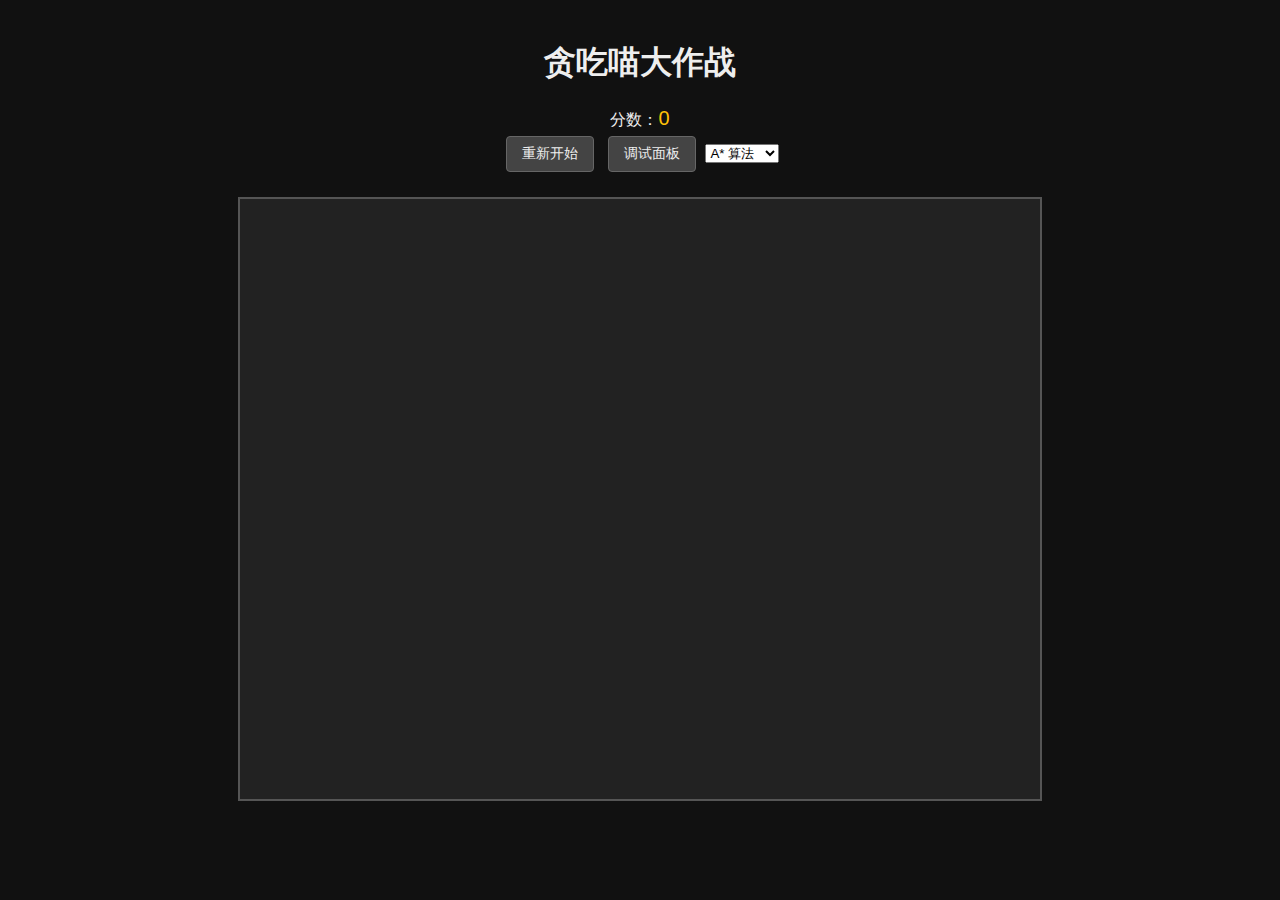
<file: snake/frontend/index.html>
<!DOCTYPE html>
<html lang="zh">
<head>
<meta charset="gbk">  <!-- ��ΪUTF-8������������ -->
<title>̰��������ս��</title>

<style>
body {
    background: #111;
    color: #eee;
    text-align: center;
    font-family: Arial, sans-serif;
    margin: 0;
    padding: 20px;
}
#gameContainer {
    width: 800px;
    height: 600px;
    margin: 20px auto;
    overflow: hidden;
    border: 2px solid #555;
    position: relative;
}
canvas {
    background: #222;
    display: block;
    width: 100%;
    height: 100%;
}
button {
    margin: 5px;
    padding: 8px 15px;
    font-size: 14px;
    cursor: pointer;
    background: #444;
    color: #eee;
    border: 1px solid #666;
    border-radius: 4px;
}
button:hover {
    background: #555;
}
#debugPanel {
    position: fixed;
    top: 10px;
    right: 10px;
    background: rgba(0,0,0,0.8);
    padding: 10px;
    border-radius: 5px;
    font-size: 12px;
    max-width: 300px;
    display: none;
    border: 1px solid #666;
}
.debug-item {
    margin: 5px 0;
}
#score {
    font-size: 20px;
    color: #FFC107;
}
.game-over {
    position: absolute;
    top: 50%;
    left: 50%;
    transform: translate(-50%, -50%);
    font-size: 48px;
    color: red;
    text-shadow: 2px 2px 4px #000;
    display: none;
}
</style>
</head>

<body>

<h1>̰��������ս</h1>
<div>������<span id="score">0</span></div>
<button onclick="resetGame()">���¿�ʼ</button>
<button onclick="toggleDebug()">�������</button>

<select id="aiMode" onchange="changeAIMode()">
    <option value="A_STAR">A* �㷨</option>
    <option value="GREEDY">̰���㷨</option>
    <option value="BFS">BFS</option>
    <option value="DFS">DFS</option>
</select>

<div id="gameContainer">
    <canvas id="game" width="2000" height="2000"></canvas>
    <div class="game-over" id="gameOverText">��Ϸ������</div>
</div>

<div id="debugPanel">
    <h3>������Ϣ</h3>
    <div class="debug-item">����߳���: <span id="debugPlayerLen">0</span></div>
    <div class="debug-item">AI�߳���: <span id="debugAiLen">0</span></div>
    <div class="debug-item">AI��λ��: <span id="debugAiPos">[]</span></div>
    <div class="debug-item">���λ��: <span id="debugPlayerPos">[]</span></div>
    <div class="debug-item">ʳ��λ��: <span id="debugFoodPos">[]</span></div>
    <div class="debug-item">�����: <span id="debugCam">(0,0)</span></div>
    <div class="debug-item">WS״̬: <span id="debugWs">δ����</span></div>
    <div class="debug-item">��ǰ����: <span id="debugDir">RIGHT</span></div>
    <div class="debug-item">��Ϸ״̬: <span id="debugGameOver">������</span></div>
</div>

<script>
console.log("? script ִ����");

// ===== ȫ�ִ��󲶻� =====
window.addEventListener('error', e => {
    console.error('ȫ�ִ���:', e.message);
});
window.addEventListener('unhandledrejection', e => {
    console.error('Promise ����:', e.reason);
});

// ===== DOM =====
const canvas = document.getElementById("game");
const ctx = canvas.getContext("2d");
const container = document.getElementById("gameContainer");
const scoreEl = document.getElementById("score");
const aiModeSelect = document.getElementById("aiMode");
const debugPanel = document.getElementById("debugPanel");
const gameOverText = document.getElementById("gameOverText");

// ===== ���� =====
const GRID = 32;
const CELL_PAD = 2;
const CAM_SPEED = 0.15;

// ===== ״̬ =====
let snake = [];
let ai_snake = [];
let food = null;
let obstacles = [];
let camX = 0, camY = 0;
let camInit = false;
let ws = null;
let wsReady = false;
let gameOver = false;
let currentDir = "RIGHT";
let debugVisible = false;

// ===== èͷͼƬ =====
const headImg = new Image();
headImg.src = "./yellow.png"; // ȷ��ͼƬ·����ȷ
let imgLoaded = false;

headImg.onload = () => {
    imgLoaded = true;
    console.log("? èͷͼƬ�������");
};
headImg.onerror = () => {
    console.error("? èͷͼƬ����ʧ�ܣ���ʹ�����ͼ��");
    imgLoaded = true; // ��ʹ����ʧ��Ҳ������Ⱦ
};

// ===== ���ߺ��� =====
function dirToAngle(dir) {
    // �޸���ת�Ƕȣ�ȷ��èͷ������ȷ
    if (dir === "UP") return -Math.PI/2;
    if (dir === "DOWN") return Math.PI/2;
    if (dir === "LEFT") return Math.PI;
    return 0; // RIGHT
}

function drawRoundedRect(x,y,w,h,r) {
    ctx.beginPath();
    ctx.moveTo(x+r,y);
    ctx.arcTo(x+w,y,x+w,y+h,r);
    ctx.arcTo(x+w,y+h,x,y+h,r);
    ctx.arcTo(x,y+h,x,y,r);
    ctx.arcTo(x,y,x+w,y,r);
    ctx.closePath();
    ctx.fill();
}

// ===== WebSocket =====
function connect() {
    console.log("�������� WS");
    // �ر���������
    if (ws) {
        ws.close();
    }
    
    ws = new WebSocket("ws://127.0.0.1:8000/ws");
    updateDebugInfo("WS״̬", "������...");

    ws.onopen = () => {
        wsReady = true;
        updateDebugInfo("WS״̬", "������");
        console.log("? WS ������");
        ws.send("RIGHT");
    };

    ws.onmessage = e => {
        try {
            console.log("? WS ԭʼ����:", e.data);
            const d = JSON.parse(e.data);

            snake = d.snake ?? snake;
            ai_snake = d.ai_snake ?? ai_snake;
            food = d.food ?? food;
            obstacles = d.obstacles ?? obstacles;
            gameOver = d.game_over ?? gameOver;
            scoreEl.textContent = d.score ?? 0;

            // ������Ϸ������ʾ
            gameOverText.style.display = gameOver ? "block" : "none";
            
            console.log("? �����:", snake);
            console.log("? AI��:", ai_snake);

            if (!camInit && snake.length) {
                camX = snake[0][0]*GRID - container.clientWidth/2;
                camY = snake[0][1]*GRID - container.clientHeight/2;
                camInit = true;
            }

            // ���µ�����Ϣ
            updateDebugInfo("����߳���", snake.length);
            updateDebugInfo("AI�߳���", ai_snake.length);
            updateDebugInfo("AI��λ��", JSON.stringify(ai_snake));
            updateDebugInfo("���λ��", JSON.stringify(snake[0]));
            updateDebugInfo("ʳ��λ��", JSON.stringify(food));
            updateDebugInfo("��ǰ����", currentDir);
            updateDebugInfo("��Ϸ״̬", gameOver ? "��Ϸ����" : "������");
            
        } catch (err) {
            console.error("����WS����ʧ��:", err);
        }
    };

    ws.onclose = () => {
        wsReady = false;
        updateDebugInfo("WS״̬", "�Ͽ�");
        console.log("? WS �Ͽ���������");
        gameOverText.style.display = "none";
        setTimeout(connect, 3000);
    };

    ws.onerror = (err) => {
        console.error("WS����:", err);
        updateDebugInfo("WS״̬", "����");
    };
}

// ===== ���� =====
function draw() {
    // �������
    ctx.clearRect(0, 0, canvas.width, canvas.height);

    if (!wsReady || !snake.length) {
        requestAnimationFrame(draw);
        return;
    }

    // ��������������ͷ
    const [hx, hy] = snake[0];
    camX += ((hx*GRID - container.clientWidth/2) - camX) * CAM_SPEED;
    camY += ((hy*GRID - container.clientHeight/2) - camY) * CAM_SPEED;

    updateDebugInfo("�����", `(${Math.round(camX)},${Math.round(camY)})`);

    // �������񱳾�����ѡ�����ڵ��Ա߽磩
    ctx.strokeStyle = "rgba(255,255,255,0.05)";
    ctx.lineWidth = 1;
    for (let x = 0; x < canvas.width; x += GRID) {
        ctx.beginPath();
        ctx.moveTo(x - camX % GRID, 0);
        ctx.lineTo(x - camX % GRID, canvas.height);
        ctx.stroke();
    }
    for (let y = 0; y < canvas.height; y += GRID) {
        ctx.beginPath();
        ctx.moveTo(0, y - camY % GRID);
        ctx.lineTo(canvas.width, y - camY % GRID);
        ctx.stroke();
    }

    // �����ϰ�
    ctx.fillStyle = "#666";
    obstacles.forEach(([x, y]) => {
        drawRoundedRect(
            x*GRID - camX, 
            y*GRID - camY, 
            GRID - CELL_PAD, 
            GRID - CELL_PAD, 
            4
        );
    });

    // ����ʳ��
    if (food) {
        ctx.fillStyle = "red";
        drawRoundedRect(
            food[0]*GRID - camX, 
            food[1]*GRID - camY, 
            GRID - CELL_PAD, 
            GRID - CELL_PAD, 
            6
        );
    }

    // ����AI��
    ai_snake.forEach(([x, y], i) => {
        ctx.fillStyle = i === 0 ? "#00FF00" : "#4CAF50";
        drawRoundedRect(
            x*GRID - camX, 
            y*GRID - camY, 
            GRID - CELL_PAD, 
            GRID - CELL_PAD, 
            6
        );
    });

    // �����������
    ctx.fillStyle = "#FFC107";
    snake.slice(1).forEach(([x, y]) => {
        drawRoundedRect(
            x*GRID - camX, 
            y*GRID - camY, 
            GRID - CELL_PAD, 
            GRID - CELL_PAD, 
            6
        );
    });

    // �������èͷ
    if (snake.length > 0) {
        const [hx, hy] = snake[0];
        ctx.save();
        ctx.translate(
            hx*GRID - camX + GRID/2, 
            hy*GRID - camY + GRID/2
        );
        ctx.rotate(dirToAngle(currentDir));
        
        if (imgLoaded && headImg.complete) {
            // ����èͷͼƬ
            ctx.drawImage(
                headImg,
                -GRID*0.75, 
                -GRID*0.75, 
                GRID*1.5, 
                GRID*1.5
            );
        } else {
            // ͼƬ����ʧ��ʱ�������ͼ��
            ctx.fillStyle = "#FFC107";
            drawRoundedRect(-GRID/2, -GRID/2, GRID, GRID, 10);
            // �����۾�
            ctx.fillStyle = "black";
            ctx.beginPath();
            ctx.arc(-GRID/6, -GRID/6, GRID/12, 0, Math.PI*2);
            ctx.arc(GRID/6, -GRID/6, GRID/12, 0, Math.PI*2);
            ctx.fill();
        }
        
        ctx.restore();
    }

    requestAnimationFrame(draw);
}

// ===== ���Ժ��� =====
function toggleDebug() {
    debugVisible = !debugVisible;
    debugPanel.style.display = debugVisible ? "block" : "none";
}

function updateDebugInfo(name, value) {
    const el = document.getElementById("debug" + name.replace(/\s/g, ""));
    if (el) el.textContent = value;
}

// ===== ���ƺ��� =====
document.addEventListener("keydown", e => {
    const keyMap = {
        ArrowUp: "UP",
        ArrowDown: "DOWN",
        ArrowLeft: "LEFT",
        ArrowRight: "RIGHT",
        w: "UP",
        s: "DOWN",
        a: "LEFT",
        d: "RIGHT"
    };
    
    if (keyMap[e.key] && wsReady && !gameOver) {
        // ��ֹ�ظ�������ͬ����
        if (keyMap[e.key] !== currentDir) {
            currentDir = keyMap[e.key];
            ws.send(currentDir);
            updateDebugInfo("��ǰ����", currentDir);
        }
        e.preventDefault(); // ��ֹҳ�����
    }
    
    // ��R��������Ϸ
    if (e.key === "r" || e.key === "R") {
        resetGame();
    }
});

function resetGame() {
    if (wsReady) {
        ws.send("RESET");
        camInit = false;
        gameOver = false;
        gameOverText.style.display = "none";
        updateDebugInfo("��Ϸ״̬", "������");
        console.log("? ��Ϸ������");
    }
}

function changeAIMode() {
    if (wsReady) {
        ws.send(aiModeSelect.value);
        console.log("? AIģʽ�л�Ϊ:", aiModeSelect.value);
    }
}

// ===== ���� =====
// ȷ��DOM������ɺ�������
document.addEventListener("DOMContentLoaded", () => {
    connect();
    requestAnimationFrame(draw);
});
</script>
</body>
</html>
</file>
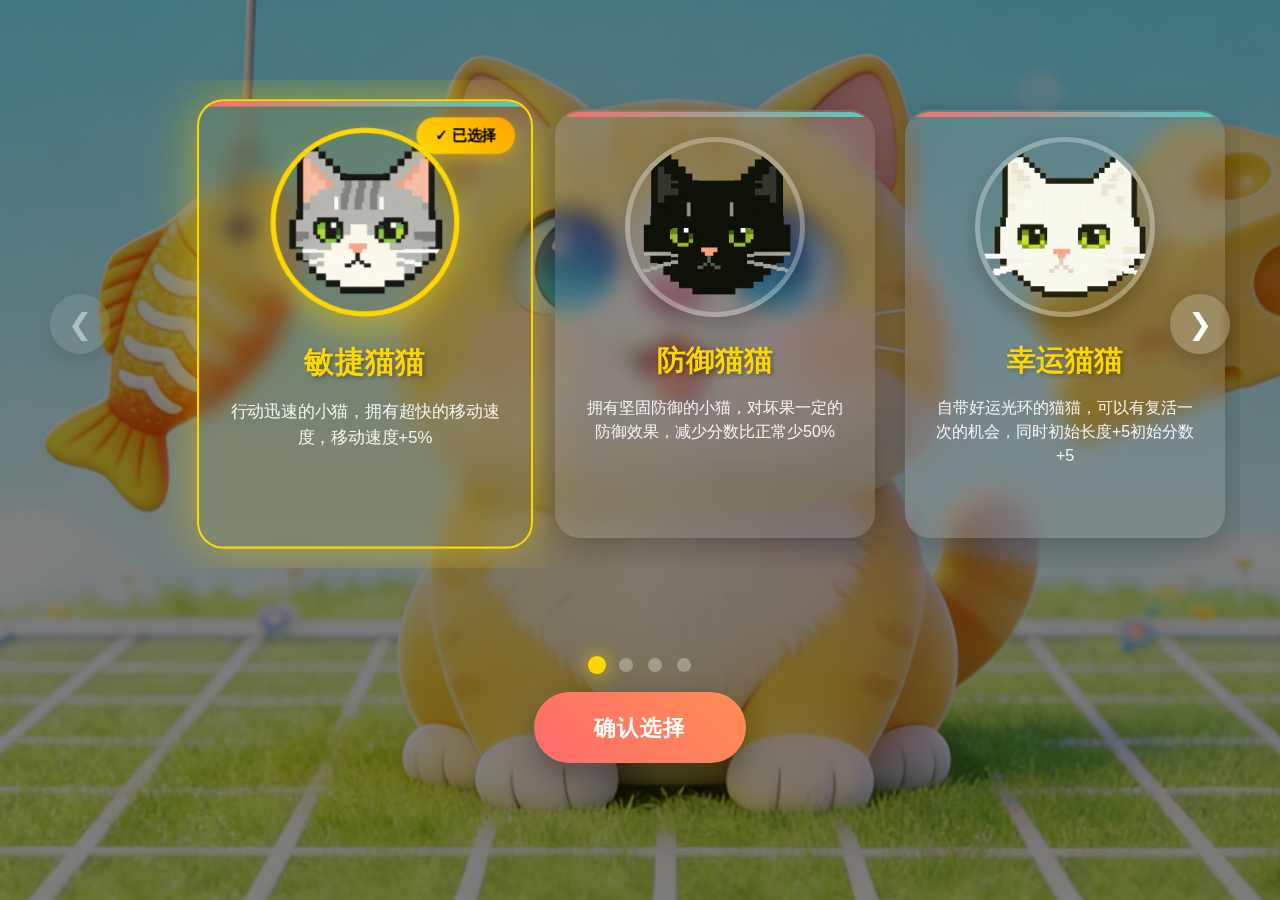
<file: 贪吃蛇/html/chooseKitten.html>
<!DOCTYPE html>
<html lang="en">
    <head>
        <meta charset="UTF-8">
        <meta name="viewport" content="width=device-width, initial-scale=1.0">
        <title>贪吃喵大冒险--喵喵选择</title>
        <link rel="stylesheet" href="../css/chooseKitten.css">
    </head>
    <body>
        <div class="kitten-selection-container">
            <button class="nav-btn prev-btn">❮</button>
            
            <div id="catsSlider">
                <div class="kitten-option" data-kitten="1">
                    <img src='../assets/1.png' alt="敏捷猫猫">
                    <h2>敏捷猫猫</h2>
                    <p>行动迅速的小猫，拥有超快的移动速度，移动速度+5%</p>
                </div>
                <div class="kitten-option" data-kitten="2">
                    <img src="../assets/2.png" alt="防御猫猫">
                    <h2>防御猫猫</h2>
                    <p>拥有坚固防御的小猫，对坏果一定的防御效果，减少分数比正常少50%</p>
                </div>
                <div class="kitten-option" data-kitten="3">
                    <img src="../assets/3.png" alt="幸运猫猫">
                    <h2>幸运猫猫</h2>
                    <p>自带好运光环的猫猫，可以有复活一次的机会，同时初始长度+5初始分数+5</p>
                </div>
                <div class="kitten-option" data-kitten="4">
                    <img src="../assets/4.png" alt="魔法猫猫">
                    <h2>魔法猫猫</h2>
                    <p>掌握神秘魔法的小猫，吃到坏果会触发魔法，下一个吃到坏果不扣分，吃到好果加双倍分</p>
                </div>
                <div class="kitten-option disabled" data-kitten="0">
                    <p>敬请期待...</p>
                </div>
            </div>
            
            <button class="nav-btn next-btn">❯</button>
        </div>
        
        <div class="controls">
            <div class="nav-indicator" id="navIndicator"></div>
            <button id="confirmBtn" class="confirm-btn">确认选择</button>
        </div>
        
        <script src="../js/chooseKitten.js"></script>
    </body>
</html>
</file>
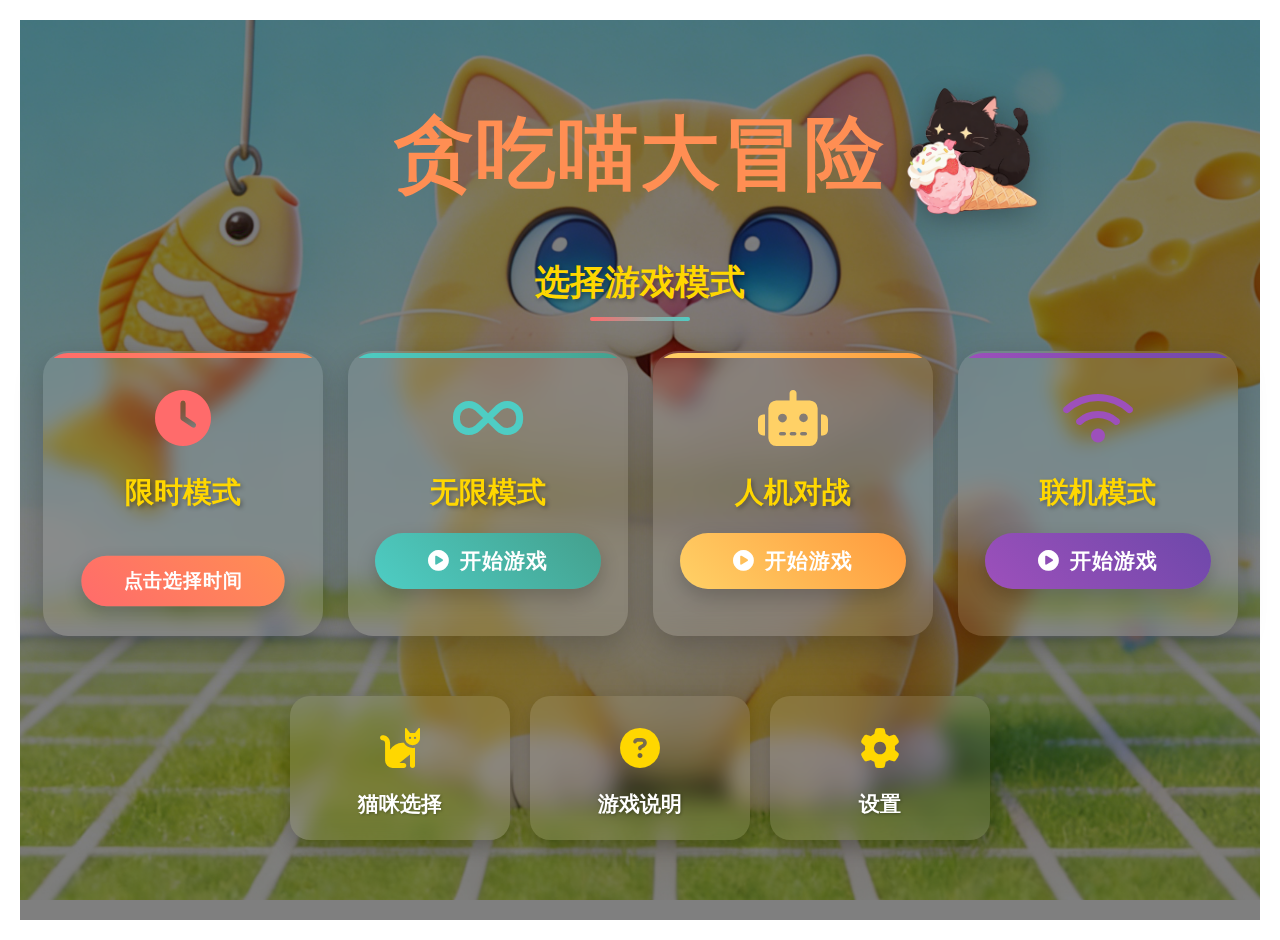
<file: 贪吃蛇/html/start.html>
<!DOCTYPE html>
<html lang="en">
    <head>
        <meta charset="UTF-8">
        <meta name="viewport" content="width=device-width, initial-scale=1.0">
        <title>贪吃喵大冒险--开始界面</title>
        <link rel="stylesheet" href="../css/start.css">
        <link rel="stylesheet" href="https://cdnjs.cloudflare.com/ajax/libs/font-awesome/6.4.0/css/all.min.css">
    </head>
    <body>
        <div class="start-container">

            <div class="header-section">
                <h1>贪吃喵大冒险</h1>
                <img src="../assets/start.png" alt="贪吃喵大冒险">
            </div>
            
            <!-- 游戏模式区域 -->
            <div class="game-modes-section">
                <h2 class="section-title">选择游戏模式</h2>
                <div class="game-modes">
                    <!-- 限时模式 -->
                    <div class="mode-card" data-mode="time" id="timeMode">
                        <div class="mode-icon">
                            <i class="fas fa-clock"></i>
                        </div>
                        <h3 class="mode-name">限时模式</h3>
                        
                        <!-- 时间选项 - 初始隐藏 -->
                        <div class="time-options">
                            <div class="time-option" data-time="60">
                                <i class="fas fa-hourglass-start"></i> 1分钟挑战
                            </div>
                            <div class="time-option" data-time="180">
                                <i class="fas fa-hourglass-half"></i> 3分钟挑战
                            </div>
                            <div class="time-option" data-time="300">
                                <i class="fas fa-hourglass-end"></i> 5分钟挑战
                            </div>
                        </div>
                        
                        <button class="start-btn">
                            点击选择时间
                        </button>
                    </div>
                    
                    <!-- 无限模式 -->
                    <div class="mode-card" data-mode="infinite" id="infiniteMode">
                        <div class="mode-icon">
                            <i class="fas fa-infinity"></i>
                        </div>
                        <h3 class="mode-name">无限模式</h3>
                        <button class="start-btn">
                            <i class="fas fa-play-circle"></i> 开始游戏
                        </button>
                    </div>
                    
                    <!-- 人机模式 -->
                    <div class="mode-card" data-mode="ai" id="aiMode">
                        <div class="mode-icon">
                            <i class="fas fa-robot"></i>
                        </div>
                        <h3 class="mode-name">人机对战</h3>
                        <button class="start-btn">
                            <i class="fas fa-play-circle"></i> 开始游戏
                        </button>
                    </div>
                    
                    <!-- 联机模式 -->
                    <div class="mode-card" data-mode="online" id="onlineMode">
                        <div class="mode-icon">
                            <i class="fas fa-wifi"></i>
                        </div>
                        <h3 class="mode-name">联机模式</h3>
                        <button class="start-btn">
                            <i class="fas fa-play-circle"></i> 开始游戏
                        </button>
                    </div>
                </div>
            </div>
            
            <!-- 底部选项区域 -->
            <div class="bottom-options-section">
                <div class="bottom-options">
                    <!-- 猫咪选择 -->
                    <div class="bottom-option" id="chooseCatOption">
                        <div class="option-icon">
                            <i class="fas fa-cat"></i>
                        </div>
                        <h3 class="option-name">猫咪选择</h3>
                    </div>
                    
                    <!-- 游戏说明 -->
                    <div class="bottom-option" id="instructionsOption">
                        <div class="option-icon">
                            <i class="fas fa-question-circle"></i>
                        </div>
                        <h3 class="option-name">游戏说明</h3>
                    </div>
                    
                    <!-- 设置 -->
                    <div class="bottom-option" id="settingsOption">
                        <div class="option-icon">
                            <i class="fas fa-cog"></i>
                        </div>
                        <h3 class="option-name">设置</h3>
                    </div>
                </div>
            </div>
        </div>
        <script src="../js/start.js"></script>
    </body>
</html>
</file>
<file: 贪吃蛇/css/chooseKitten.css>
* {
    margin: 0;
    padding: 0;
    box-sizing: border-box;
}

body {
    font-family: 'Arial Rounded MT Bold', 'Arial', sans-serif;
    min-height: 100vh;
    display: flex;
    flex-direction: column;
    align-items: center;
    color: white;
    padding: 20px;
    overflow-x: hidden;
    position: relative;
}

/* 添加背景和遮罩层 */
body::before {
    content: '';
    position: fixed;
    top: 0;
    left: 0;
    width: 100%;
    height: 100%;
    background: url('../assets/background.png') no-repeat center center fixed;
    background-size: cover;
    z-index: -2;
}

body::after {
    content: '';
    position: fixed;
    top: 0;
    left: 0;
    width: 100%;
    height: 100%;
    background-color: rgba(0, 0, 0, 0.5);
    z-index: -1;
}

.kitten-selection-container {
    width: 100%;
    max-width: 1200px;
    margin: 60px auto 40px;
    position: relative;
    padding: 10px;
    overflow: hidden;
    display: flex;
    align-items: center;
    justify-content: center;
    gap: 20px;
    z-index: 1;
}

#catsSlider {
    display: flex;
    gap: 30px;
    transition: transform 0.5s cubic-bezier(0.25, 0.46, 0.45, 0.94);
    padding: 20px;
    cursor: grab;
    will-change: transform;
    flex: 1;
}

#catsSlider:active {
    cursor: grabbing;
}

.kitten-option {
    flex: 0 0 auto;
    width: 320px;
    background: rgba(255, 255, 255, 0.1);
    backdrop-filter: blur(10px);
    border-radius: 25px;
    padding: 25px;
    text-align: center;
    cursor: pointer;
    transition: all 0.4s cubic-bezier(0.175, 0.885, 0.32, 1.275);
    border: 2px solid transparent;
    box-shadow: 0 10px 30px rgba(0, 0, 0, 0.2);
    position: relative;
    overflow: hidden;
    transform-style: preserve-3d;
    perspective: 1000px;
}

.kitten-option.disabled {
    cursor: not-allowed;
    opacity: 0.6;
    background: rgba(255, 255, 255, 0.05);
}

.kitten-option.disabled:hover {
    transform: none !important;
    box-shadow: 0 10px 30px rgba(0, 0, 0, 0.2) !important;
    border-color: transparent !important;
    background: rgba(255, 255, 255, 0.05) !important;
}

.kitten-option.disabled::before {
    background: linear-gradient(90deg, #888, #aaa) !important;
}

.kitten-option.disabled p {
    font-size: 1.5rem;
    font-weight: bold;
    color: rgba(255, 255, 255, 0.7);
    display: flex;
    align-items: center;
    justify-content: center;
    height: 100%;
    min-height: 200px;
    text-shadow: 1px 1px 3px rgba(0, 0, 0, 0.3);
}

.kitten-option::before {
    content: '';
    position: absolute;
    top: 0;
    left: 0;
    right: 0;
    height: 5px;
    background: linear-gradient(90deg, #FF6B6B, #4ECDC4);
    transition: height 0.3s ease;
}

.kitten-option:hover {
    transform: translateY(-15px) translateZ(20px);
    box-shadow: 0 25px 50px rgba(0, 0, 0, 0.4);
    background: rgba(255, 255, 255, 0.15);
    border-color: rgba(255, 255, 255, 0.5);
}

.kitten-option:hover::before {
    height: 8px;
}

.kitten-option.selected {
    transform: scale(1.05) translateZ(30px);
    border-color: #FFD700;
    box-shadow: 0 0 50px rgba(255, 215, 0, 0.5);
    background: rgba(255, 215, 0, 0.1);
    animation: selectedPulse 2s infinite;
}

.kitten-option.selected::after {
    content: '✓ 已选择';
    position: absolute;
    top: 15px;
    right: 15px;
    background: linear-gradient(45deg, #FFD700, #FFA500);
    color: #000;
    padding: 8px 18px;
    border-radius: 25px;
    font-size: 0.9rem;
    font-weight: bold;
    animation: pulse 2s infinite;
    box-shadow: 0 5px 15px rgba(255, 215, 0, 0.4);
}

.kitten-option img {
    width: 180px;
    height: 180px;
    object-fit: cover;
    border-radius: 50%;
    margin-bottom: 20px;
    border: 5px solid rgba(255, 255, 255, 0.3);
    transition: all 0.4s ease;
    transform: translateZ(0);
    box-shadow: 0 10px 20px rgba(0, 0, 0, 0.2);
}

.kitten-option:hover img {
    transform: scale(1.1) rotate(5deg);
    border-color: rgba(255, 255, 255, 0.6);
    box-shadow: 0 15px 30px rgba(0, 0, 0, 0.3);
}

.kitten-option.selected img {
    border-color: #FFD700;
    box-shadow: 0 15px 30px rgba(255, 215, 0, 0.4);
    animation: imageGlow 3s infinite alternate;
}

.kitten-option h2 {
    font-size: 1.8rem;
    margin-bottom: 15px;
    color: #FFD700;
    text-shadow: 2px 2px 4px rgba(0, 0, 0, 0.3);
    transition: transform 0.3s ease;
}

.kitten-option:hover h2 {
    transform: scale(1.05);
}

.kitten-option p {
    font-size: 1rem;
    line-height: 1.5;
    color: rgba(255, 255, 255, 0.9);
    margin-bottom: 15px;
    min-height: 100px;
    transition: transform 0.3s ease;
}

.kitten-option:hover p {
    transform: translateY(-5px);
}

/* 导航按钮 - 两侧定位 */
.nav-btn {
    position: absolute;
    top: 50%;
    transform: translateY(-50%);
    background: rgba(255, 255, 255, 0.2);
    border: none;
    color: white;
    width: 60px;
    height: 60px;
    border-radius: 50%;
    font-size: 1.8rem;
    cursor: pointer;
    transition: all 0.3s ease;
    display: flex;
    align-items: center;
    justify-content: center;
    box-shadow: 0 8px 20px rgba(0, 0, 0, 0.2);
    backdrop-filter: blur(5px);
    z-index: 10;
}

.prev-btn {
    left: 10px;
}

.next-btn {
    right: 10px;
}

.nav-btn:hover {
    background: rgba(255, 255, 255, 0.3);
    transform: translateY(-50%) scale(1.15);
    box-shadow: 0 12px 25px rgba(0, 0, 0, 0.3);
}

.nav-btn:active {
    transform: translateY(-50%) scale(1.05);
}

.nav-btn:disabled {
    opacity: 0.5;
    cursor: not-allowed;
    transform: translateY(-50%) scale(1);
}

.nav-btn:disabled:hover {
    background: rgba(255, 255, 255, 0.2);
    transform: translateY(-50%) scale(1);
    box-shadow: 0 8px 20px rgba(0, 0, 0, 0.2);
}

/* 确认按钮 */
.controls {
    display: flex;
    flex-direction: column;
    align-items: center;
    margin-top: 30px;
    width: 100%;
    max-width: 800px;
    z-index: 1; /* 确保在遮罩层之上 */
}

.confirm-btn {
    background: linear-gradient(45deg, #FF6B6B, #FF8E53);
    color: white;
    border: none;
    padding: 20px 60px;
    font-size: 1.4rem;
    border-radius: 50px;
    cursor: pointer;
    transition: all 0.4s cubic-bezier(0.175, 0.885, 0.32, 1.275);
    box-shadow: 0 15px 30px rgba(0, 0, 0, 0.3);
    letter-spacing: 1px;
    font-weight: bold;
    text-transform: uppercase;
    position: relative;
    overflow: hidden;
    margin-top: 20px;
}

.confirm-btn::before {
    content: '';
    position: absolute;
    top: 0;
    left: -100%;
    width: 100%;
    height: 100%;
    background: linear-gradient(90deg, transparent, rgba(255, 255, 255, 0.2), transparent);
    transition: left 0.7s ease;
}

.confirm-btn:hover {
    transform: translateY(-5px) scale(1.05);
    box-shadow: 0 20px 40px rgba(0, 0, 0, 0.4);
    background: linear-gradient(45deg, #FF5252, #FF7A45);
}

.confirm-btn:hover::before {
    left: 100%;
}

.confirm-btn:active {
    transform: translateY(-2px) scale(1.02);
}

.confirm-btn:disabled {
    opacity: 0.5;
    cursor: not-allowed;
    transform: none !important;
    box-shadow: 0 10px 20px rgba(0, 0, 0, 0.2) !important;
}

/* 导航指示器 */
.nav-indicator {
    display: flex;
    justify-content: center;
    gap: 15px;
    margin-top: 20px;
}

.nav-dot {
    width: 14px;
    height: 14px;
    border-radius: 50%;
    background: rgba(255, 255, 255, 0.3);
    cursor: pointer;
    transition: all 0.3s ease;
    border: 2px solid transparent;
}

.nav-dot:hover {
    background: rgba(255, 255, 255, 0.5);
    transform: scale(1.2);
}

.nav-dot.active {
    background: #FFD700;
    transform: scale(1.3);
    box-shadow: 0 0 15px rgba(255, 215, 0, 0.8);
}

@keyframes fadeIn {
    from { opacity: 0; transform: translateY(-30px); }
    to { opacity: 1; transform: translateY(0); }
}

@keyframes pulse {
    0% { transform: scale(1); box-shadow: 0 5px 15px rgba(255, 215, 0, 0.4); }
    50% { transform: scale(1.05); box-shadow: 0 8px 20px rgba(255, 215, 0, 0.6); }
    100% { transform: scale(1); box-shadow: 0 5px 15px rgba(255, 215, 0, 0.4); }
}

@keyframes selectedPulse {
    0% { box-shadow: 0 0 50px rgba(255, 215, 0, 0.5); }
    50% { box-shadow: 0 0 70px rgba(255, 215, 0, 0.7); }
    100% { box-shadow: 0 0 50px rgba(255, 215, 0, 0.5); }
}

@keyframes imageGlow {
    0% { box-shadow: 0 10px 20px rgba(255, 215, 0, 0.4); }
    100% { box-shadow: 0 15px 35px rgba(255, 215, 0, 0.7); }
}

/* 响应式设计 */
@media (max-width: 768px) {
    .title-container h1 {
        font-size: 2.2rem;
    }
    
    .title-container p {
        font-size: 1.1rem;
        padding: 0 10px;
    }
    
    .kitten-option {
        width: 280px;
    }
    
    .kitten-option img {
        width: 150px;
        height: 150px;
    }
    
    .nav-btn {
        width: 50px;
        height: 50px;
        font-size: 1.6rem;
        position: relative;
        margin: 0 10px;
    }
    
    .kitten-selection-container {
        gap: 0;
    }
    
    .prev-btn, .next-btn {
        position: relative;
        top: auto;
        transform: none;
    }
    
    .confirm-btn {
        padding: 18px 50px;
        font-size: 1.2rem;
        margin-top: 15px;
    }
}

@media (max-width: 480px) {
    body {
        padding: 15px;
    }
    
    .title-container h1 {
        font-size: 1.8rem;
    }
    
    .title-container p {
        font-size: 1rem;
    }
    
    .kitten-option {
        width: 260px;
        padding: 20px;
    }
    
    .kitten-option h2 {
        font-size: 1.6rem;
    }
    
    .kitten-option p {
        font-size: 0.9rem;
    }
    
    .nav-btn {
        width: 45px;
        height: 45px;
        font-size: 1.5rem;
        margin: 0 5px;
    }
    
    .confirm-btn {
        padding: 15px 40px;
        font-size: 1.1rem;
        margin-top: 10px;
    }
}
</file>
<file: 贪吃蛇/css/start.css>
* {
    margin: 0;
    padding: 0;
    box-sizing: border-box;
}

body {
    font-family: 'Arial Rounded MT Bold', 'Arial', sans-serif;
    min-height: 100vh;
    display: flex;
    flex-direction: column;
    align-items: center;
    justify-content: center;
    color: white;
    padding: 20px;
    overflow-x: hidden;
    position: relative;
}

.start-container {
    width: 100%;
    min-height: 100vh;
    display: flex;
    flex-direction: column;
    align-items: center;
    justify-content: center;
    background: url('../assets/background.png') no-repeat center center fixed;
    background-size: cover;
    padding: 20px;
    position: relative;
    z-index: 1;
}

.start-container::before {
    content: '';
    position: absolute;
    top: 0;
    left: 0;
    width: 100%;
    height: 100%;
    background-color: rgba(0, 0, 0, 0.5);
    z-index: -1;
}

.header-section {
    text-align: center;
    margin-bottom: 40px;
    animation: fadeInDown 1s ease-out;
    display: flex;
    align-items: center;
    justify-content: center;
    position: relative;
    width: fit-content;
}

.header-section h1 {
    font-size: 5rem;
    margin-bottom: 10px;
    background:#FF8E53;
    -webkit-background-clip: text;
    background-clip: text;
    -webkit-text-fill-color: transparent;
    letter-spacing: 2px;
    position: relative;
    z-index: 1;
    animation: textFade 8s ease-in-out infinite;
}

.header-section img {
    width: 150px;
    height: 150px;
    object-fit: contain;
    margin-bottom: 20px;
    filter: drop-shadow(0 5px 15px rgba(0, 0, 0, 0.3));
    position: absolute;
    right: -160px;
    z-index: 2;
    animation: eatText 8s ease-in-out infinite;
}

@keyframes eatText {
    0% {
        right: -160px;
        transform: scale(1) rotate(0deg);
    }
    15% {
        right: -80px;
        transform: scale(1.1) rotate(-5deg);
    }
    30% {
        right: 0px;
        transform: scale(1.15) rotate(5deg);
    }
    45% {
        right: 80px;
        transform: scale(1.1) rotate(-5deg);
    }
    60% {
        right: calc(100% + 20px);
        transform: scale(1.2) rotate(3deg);
    }
    65% {
        right: calc(100% + 20px);
        transform: scale(1.2) rotate(3deg);
    }
    70% {
        right: -160px;
        transform: scale(0.9) rotate(0deg);
    }
    100% {
        right: -160px;
        transform: scale(1) rotate(0deg);
    }
}

@keyframes textFade {
    0%, 10% {
        opacity: 1;
    }
    20% {
        opacity: 0.7;
    }
    30% {
        opacity: 0.4;
    }
    40% {
        opacity: 0.1;
    }
    50%, 65% {
        opacity: 0;
    }
    70% {
        opacity: 1;
    }
    100% {
        opacity: 1;
    }
}

/* 游戏模式区域 */
.game-modes-section {
    width: 100%;
    max-width: 1400px; /* 增加最大宽度以适应更多卡片 */
    margin-bottom: 40px;
    animation: fadeInUp 1s ease-out 0.3s both;
}

.section-title {
    font-size: 2.2rem;
    text-align: center;
    margin-bottom: 30px;
    color: #FFD700;
    text-shadow: 2px 2px 4px rgba(0, 0, 0, 0.3);
    position: relative;
    padding-bottom: 15px;
}

.section-title::after {
    content: '';
    position: absolute;
    bottom: 0;
    left: 50%;
    transform: translateX(-50%);
    width: 100px;
    height: 4px;
    background: linear-gradient(90deg, #FF6B6B, #4ECDC4);
    border-radius: 2px;
}

.game-modes {
    display: flex;
    flex-wrap: wrap;
    justify-content: center;
    gap: 25px; /* 减小间距以适应更多卡片 */
}

/* 游戏模式卡片 */
.mode-card {
    flex: 1;
    min-width: 250px; /* 减小最小宽度 */
    max-width: 280px; /* 减小最大宽度 */
    background: rgba(255, 255, 255, 0.1);
    backdrop-filter: blur(10px);
    border-radius: 25px;
    padding: 25px;
    text-align: center;
    cursor: pointer;
    transition: all 0.4s cubic-bezier(0.175, 0.885, 0.32, 1.275);
    border: 2px solid transparent;
    box-shadow: 0 10px 30px rgba(0, 0, 0, 0.2);
    position: relative;
    overflow: hidden;
    display: flex;
    flex-direction: column;
    align-items: center;
}

.mode-card:hover {
    transform: translateY(-10px);
    box-shadow: 0 20px 40px rgba(0, 0, 0, 0.3);
    background: rgba(255, 255, 255, 0.15);
    border-color: rgba(255, 255, 255, 0.3);
}

.mode-card::before {
    content: '';
    position: absolute;
    top: 0;
    left: 0;
    right: 0;
    height: 5px;
    background: linear-gradient(90deg, #FF6B6B, #4ECDC4, #FFD166);
    transition: height 0.3s ease;
    z-index: 1;
}

.mode-card[data-mode="time"]::before {
    background: linear-gradient(90deg, #FF6B6B, #FF8E53);
}

.mode-card[data-mode="infinite"]::before {
    background: linear-gradient(90deg, #4ECDC4, #44A08D);
}

.mode-card[data-mode="ai"]::before {
    background: linear-gradient(90deg, #FFD166, #FF9A3D);
}

.mode-card[data-mode="online"]::before {
    background: linear-gradient(90deg, #9D50BB, #6E48AA);
}

.mode-card:hover::before {
    height: 8px;
}

.mode-icon {
    font-size: 3.5rem;
    margin-bottom: 15px;
    height: 80px;
    display: flex;
    align-items: center;
    justify-content: center;
    transition: all 0.4s ease;
}

.mode-card[data-mode="time"] .mode-icon {
    color: #FF6B6B;
}

.mode-card[data-mode="infinite"] .mode-icon {
    color: #4ECDC4;
}

.mode-card[data-mode="ai"] .mode-icon {
    color: #FFD166;
}

.mode-card[data-mode="online"] .mode-icon {
    color: #9D50BB;
}

.mode-card:hover .mode-icon {
    transform: scale(1.1);
}

.mode-name {
    font-size: 1.8rem;
    margin-bottom: 20px;
    color: #FFD700;
    text-shadow: 2px 2px 4px rgba(0, 0, 0, 0.3);
}

.time-options {
    display: flex;
    flex-direction: column;
    gap: 12px;
    width: 100%;
    margin-bottom: 20px;
    max-height: 0;
    overflow: hidden;
    transition: max-height 0.5s ease, margin-bottom 0.5s ease;
}

.mode-card[data-mode="time"].selected .time-options {
    max-height: 200px;
    margin-bottom: 20px;
}

.time-option {
    background: rgba(255, 255, 255, 0.1);
    border: 2px solid rgba(255, 255, 255, 0.2);
    border-radius: 15px;
    padding: 12px;
    font-size: 1.1rem;
    color: white;
    cursor: pointer;
    transition: all 0.3s ease;
    display: flex;
    align-items: center;
    justify-content: center;
    gap: 10px;
}

.time-option:hover {
    background: rgba(255, 255, 255, 0.2);
    transform: translateY(-3px);
}

.time-option.selected {
    background: rgba(255, 107, 107, 0.3);
    border-color: #FF6B6B;
    box-shadow: 0 5px 15px rgba(255, 107, 107, 0.2);
}

.time-option i {
    font-size: 1.2rem;
}

.start-btn {
    background: linear-gradient(45deg, #FF6B6B, #FF8E53);
    color: white;
    border: none;
    padding: 14px 35px;
    font-size: 1.3rem;
    border-radius: 50px;
    cursor: pointer;
    transition: all 0.3s ease;
    box-shadow: 0 8px 20px rgba(0, 0, 0, 0.2);
    letter-spacing: 1px;
    font-weight: bold;
    position: relative;
    overflow: hidden;
    display: flex;
    align-items: center;
    justify-content: center;
    gap: 10px;
    width: 100%;
    pointer-events: none;
    transform: scale(0.9);
    transition: all 0.5s ease;
}

.mode-card[data-mode="infinite"] .start-btn,
.mode-card[data-mode="ai"] .start-btn,
.mode-card[data-mode="online"] .start-btn {
    opacity: 1;
    pointer-events: all;
    transform: scale(1);
}

.mode-card[data-mode="time"].has-selected-time .start-btn {
    opacity: 1;
    pointer-events: all;
    transform: scale(1);
}

.mode-card[data-mode="infinite"] .start-btn {
    background: linear-gradient(45deg, #4ECDC4, #44A08D);
}

.mode-card[data-mode="ai"] .start-btn {
    background: linear-gradient(45deg, #FFD166, #FF9A3D);
}

.mode-card[data-mode="online"] .start-btn {
    background: linear-gradient(45deg, #9D50BB, #6E48AA);
}

.start-btn::before {
    content: '';
    position: absolute;
    top: 0;
    left: -100%;
    width: 100%;
    height: 100%;
    background: linear-gradient(90deg, transparent, rgba(255, 255, 255, 0.2), transparent);
    transition: left 0.7s ease;
}

.start-btn:hover {
    transform: translateY(-5px) scale(1.05);
    box-shadow: 0 15px 30px rgba(0, 0, 0, 0.3);
}

.start-btn:active {
    transform: translateY(-2px) scale(1.02);
}

.bottom-options-section {
    width: 100%;
    max-width: 800px;
    margin-top: 20px;
    animation: fadeInUp 1s ease-out 0.6s both;
}

.bottom-options {
    display: flex;
    flex-wrap: wrap;
    justify-content: center;
    gap: 20px;
}

.bottom-option {
    flex: 1;
    min-width: 180px;
    max-width: 220px;
    background: rgba(255, 255, 255, 0.1);
    backdrop-filter: blur(10px);
    border-radius: 20px;
    padding: 20px;
    text-align: center;
    cursor: pointer;
    transition: all 0.3s ease;
    border: 2px solid transparent;
    box-shadow: 0 8px 20px rgba(0, 0, 0, 0.2);
    display: flex;
    flex-direction: column;
    align-items: center;
    justify-content: center;
}

.bottom-option:hover {
    transform: translateY(-8px);
    background: rgba(255, 255, 255, 0.15);
    border-color: rgba(255, 255, 255, 0.3);
    box-shadow: 0 15px 30px rgba(0, 0, 0, 0.3);
}

.option-icon {
    font-size: 2.5rem;
    margin-bottom: 12px;
    height: 60px;
    display: flex;
    align-items: center;
    justify-content: center;
    color: #FFD700;
    transition: transform 0.3s ease;
}

.bottom-option:hover .option-icon {
    transform: scale(1.1);
}

.option-name {
    font-size: 1.3rem;
    color: white;
    text-shadow: 1px 1px 3px rgba(0, 0, 0, 0.3);
}

@keyframes fadeInDown {
    from {
        opacity: 0;
        transform: translateY(-30px);
    }
    to {
        opacity: 1;
        transform: translateY(0);
    }
}

@keyframes fadeInUp {
    from {
        opacity: 0;
        transform: translateY(30px);
    }
    to {
        opacity: 1;
        transform: translateY(0);
    }
}

/* 响应式适配 */
@media (max-width: 1200px) {
    .game-modes {
        gap: 20px;
    }
    
    .mode-card {
        min-width: 230px;
        max-width: 260px;
    }
}

@media (max-width: 1024px) {
    .game-modes {
        gap: 25px;
    }
    
    .mode-card {
        min-width: 280px;
        max-width: 350px;
    }
    
    .bottom-option {
        min-width: 160px;
    }

    /* 响应式调整动画 */
    .header-section h1 {
        font-size: 4rem;
    }
    
    .header-section img {
        width: 130px;
        height: 130px;
        right: -140px;
    }
    
    @keyframes eatText {
        0% {
            right: -140px;
            transform: scale(1) rotate(0deg);
        }
        15% {
            right: -70px;
            transform: scale(1.1) rotate(-5deg);
        }
        30% {
            right: 0px;
            transform: scale(1.15) rotate(5deg);
        }
        45% {
            right: 70px;
            transform: scale(1.1) rotate(-5deg);
        }
        60% {
            right: calc(100% + 15px);
            transform: scale(1.2) rotate(3deg);
        }
        65% {
            right: calc(100% + 15px);
            transform: scale(1.2) rotate(3deg);
        }
        70% {
            right: -140px;
            transform: scale(0.9) rotate(0deg);
        }
        100% {
            right: -140px;
            transform: scale(1) rotate(0deg);
        }
    }
}

@media (max-width: 768px) {
    .header-section h1 {
        font-size: 2.8rem;
    }
    
    .header-section img {
        width: 130px;
        height: 130px;
        right: -120px;
    }

    @keyframes eatText {
        0% {
            right: -120px;
            transform: scale(1) rotate(0deg);
        }
        15% {
            right: -60px;
            transform: scale(1.1) rotate(-5deg);
        }
        30% {
            right: 0px;
            transform: scale(1.15) rotate(5deg);
        }
        45% {
            right: 60px;
            transform: scale(1.1) rotate(-5deg);
        }
        60% {
            right: calc(100% + 10px);
            transform: scale(1.2) rotate(3deg);
        }
        65% {
            right: calc(100% + 10px);
            transform: scale(1.2) rotate(3deg);
        }
        70% {
            right: -120px;
            transform: scale(0.9) rotate(0deg);
        }
        100% {
            right: -120px;
            transform: scale(1) rotate(0deg);
        }
    }
    
    .section-title {
        font-size: 1.8rem;
    }
    
    .game-modes {
        flex-direction: column;
        align-items: center;
        gap: 25px;
    }
    
    .mode-card {
        width: 90%;
        max-width: 400px;
    }
    
    .bottom-options {
        flex-direction: column;
        align-items: center;
        gap: 20px;
    }
    
    .bottom-option {
        width: 90%;
        max-width: 300px;
    }
}

@media (max-width: 480px) {
    body {
        padding: 15px;
    }
    
    .header-section h1 {
        font-size: 2.2rem;
    }
    
    .header-section img {
        width: 100px;
        height: 100px;
        right: -100px;
    }

    @keyframes eatText {
        0% {
            right: -100px;
            transform: scale(1) rotate(0deg);
        }
        15% {
            right: -50px;
            transform: scale(1.1) rotate(-5deg);
        }
        30% {
            right: 0px;
            transform: scale(1.15) rotate(5deg);
        }
        45% {
            right: 50px;
            transform: scale(1.1) rotate(-5deg);
        }
        60% {
            right: calc(100% + 5px);
            transform: scale(1.2) rotate(3deg);
        }
        65% {
            right: calc(100% + 5px);
            transform: scale(1.2) rotate(3deg);
        }
        70% {
            right: -100px;
            transform: scale(0.9) rotate(0deg);
        }
        100% {
            right: -100px;
            transform: scale(1) rotate(0deg);
        }
    }
    
    .section-title {
        font-size: 1.6rem;
    }
    
    .mode-card {
        padding: 20px 15px;
    }
    
    .mode-icon {
        font-size: 3rem;
        height: 70px;
    }
    
    .mode-name {
        font-size: 1.6rem;
    }
    
    .time-option {
        padding: 10px;
        font-size: 1rem;
    }
    
    .start-btn {
        padding: 12px 25px;
        font-size: 1.1rem;
    }
    
    .bottom-option {
        padding: 15px 12px;
    }
    
    .option-icon {
        font-size: 2rem;
        height: 50px;
    }
    
    .option-name {
        font-size: 1.1rem;
    }
}
</file>
